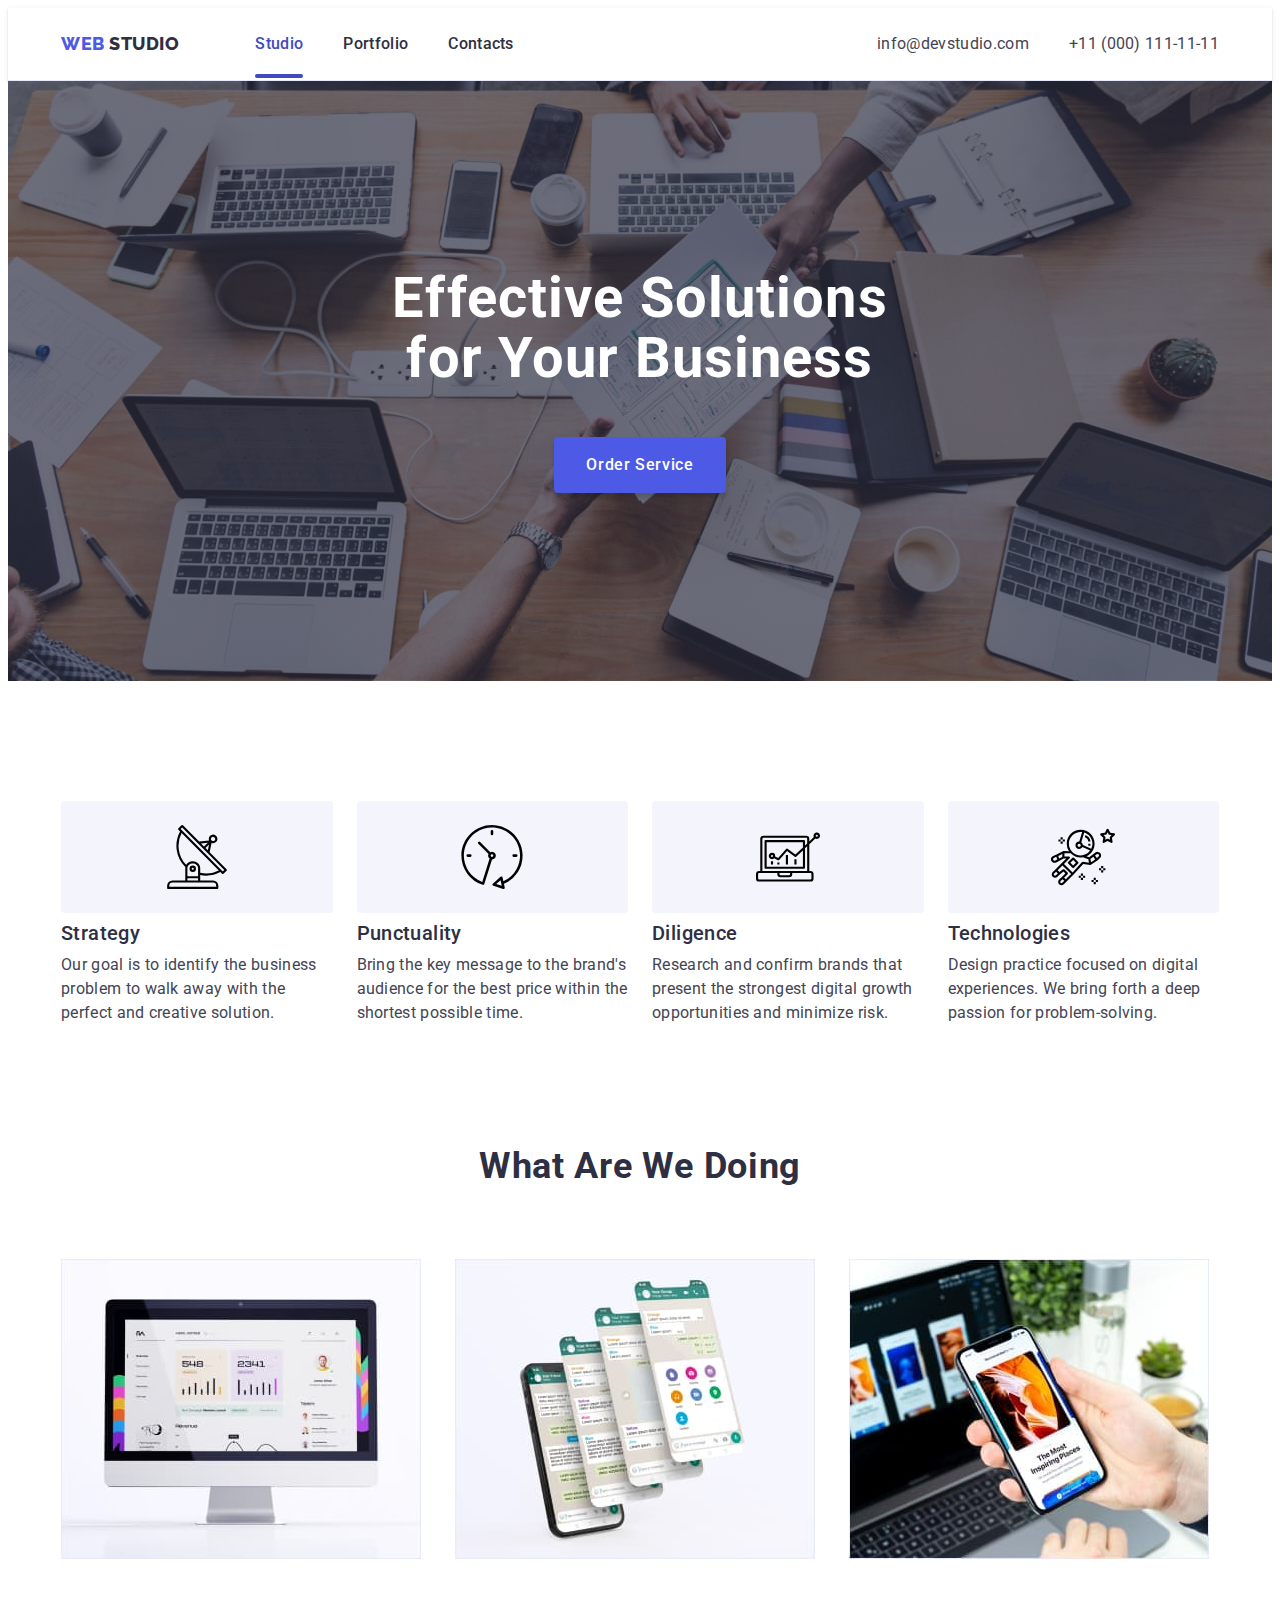
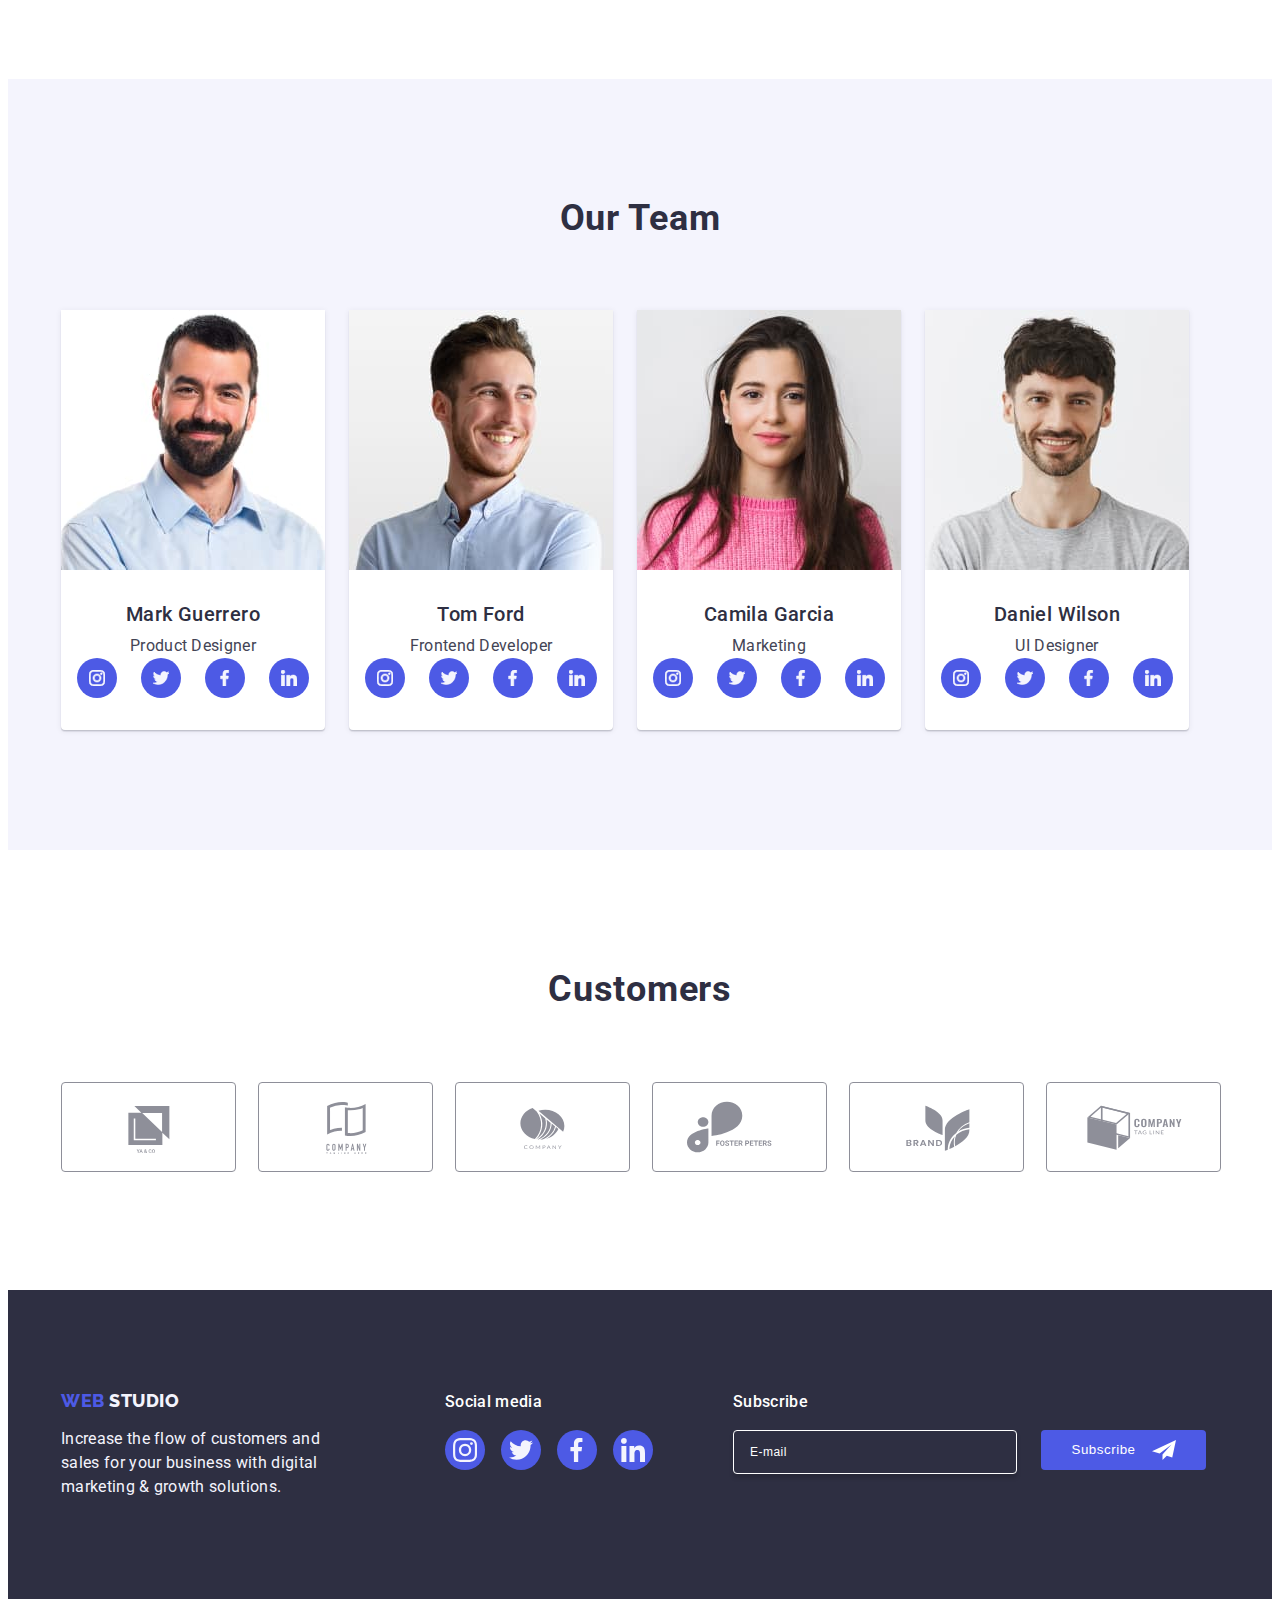
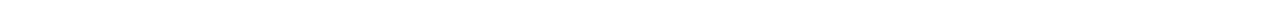
<file: index.html>
<!DOCTYPE html>
<html lang="en">
  <head>
    <meta charset="UTF-8" />
    <meta name="viewport" content="width=device-width, initial-scale=1.0" />
    <link rel="preconnect" href="https://fonts.googleapis.com" />
    <link rel="preconnect" href="https://fonts.gstatic.com" crossorigin />
    <link
      href="https://fonts.googleapis.com/css2?family=Raleway:wght@800&family=Roboto:wght@400;500;700;900&display=swap"
      rel="stylesheet"
    />
    <title>WebStudio</title>
    <link
      rel="stylesheet"
      href="https://cdnjs.cloudflare.com/ajax/libs/modern-normalize/2.0.0/modern-normalize.min.css"
      integrity="sha512-4xo8blKMVCiXpTaLzQSLSw3KFOVPWhm/TRtuPVc4WG6kUgjH6J03IBuG7JZPkcWMxJ5huwaBpOpnwYElP/m6wg=="
      crossorigin="anonymous"
      referrerpolicy="no-referrer"
    />
    <link rel="stylesheet" href="./css/style.css" />
  </head>
  <body>
    <header class="page-header">
      <div class="container header">
        <nav class="page-nav">
          <a class="logo link" href="./index.html"
            >Web <span class="logo-part-header">Studio</span></a
          >
          <ul class="menu list">
            <li class="menu-item">
              <a class="menu-links link first-link" href="./index.html"
                >Studio</a
              >
            </li>
            <li class="menu-item">
              <a class="menu-links link" href="./portfolio.html">Portfolio</a>
            </li>
            <li class="menu-item">
              <a class="menu-links link" href="">Contacts</a>
            </li>
          </ul>
        </nav>
        <address class="contacts">
          <ul class="contact-list list">
            <li>
              <a class="contact-item link" href="mailto:info@devstudio.com"
                >info@devstudio.com</a
              >
            </li>
            <li>
              <a class="contact-item link" href="tel:+110001111111"
                >+11 (000) 111-11-11</a
              >
            </li>
          </ul>
        </address>
      </div>
    </header>

    <main>
      <section class="hero">
        <div class="container">
          <h1 class="text-hero">Effective Solutions for Your Business</h1>
          <button class="button" type="button" data-modal-open>
            Order Service
          </button>
        </div>
      </section>
      <section class="features">
        <div class="container">
          <h2 class="visually-hidden">List</h2>
          <ul class="feature-list list">
            <li class="list-item-feature">
              <div class="feature-icon-container">
                <svg class="feature-icon" width="64" height="64">
                  <use href="./images/icons.svg#icon-antenna"></use>
                </svg>
              </div>
              <h3 class="list-title">Strategy</h3>
              <p class="list-text">
                Our goal is to identify the business problem to walk away with
                the perfect and creative solution.
              </p>
            </li>
            <li class="list-item-feature">
              <div class="feature-icon-container">
                <svg class="feature-icon" width="64" height="64">
                  <use href="./images/icons.svg#icon-clock"></use>
                </svg>
              </div>
              <h3 class="list-title">Punctuality</h3>
              <p class="list-text">
                Bring the key message to the brand's audience for the best price
                within the shortest possible time.
              </p>
            </li>
            <li class="list-item-feature">
              <div class="feature-icon-container">
                <svg class="feature-icon" width="64" height="64">
                  <use href="./images/icons.svg#icon-diagram"></use>
                </svg>
              </div>
              <h3 class="list-title">Diligence</h3>
              <p class="list-text">
                Research and confirm brands that present the strongest digital
                growth opportunities and minimize risk.
              </p>
            </li>
            <li class="list-item-feature">
              <div class="feature-icon-container">
                <svg class="feature-icon" width="64" height="64">
                  <use href="./images/icons.svg#icon-astronaut"></use>
                </svg>
              </div>
              <h3 class="list-title">Technologies</h3>
              <p class="list-text">
                Design practice focused on digital experiences. We bring forth a
                deep passion for problem-solving.
              </p>
            </li>
          </ul>
        </div>
      </section>
      <section class="doing">
        <div class="container">
          <h2 class="title-doing">What are we doing</h2>
          <ul class="list list-doing">
            <li class="list-item-doing">
              <img src="./images/doing/monitor.jpg" alt="monitor" width="360" />
            </li>
            <li class="list-item-doing">
              <img src="./images/doing/screens.jpg" alt="screens" width="360" />
            </li>
            <li class="list-item-doing">
              <img src="./images/doing/mobile.jpg" alt="screens" width="360" />
            </li>
          </ul>
        </div>
      </section>
      <section class="teams">
        <div class="container">
          <h2 class="title-team">Our Team</h2>
          <ul class="list-team list">
            <li class="list-item-team">
              <img
                src="./images/our-team/mark-guerrero.jpg"
                alt="Product Designer"
                width="264"
              />
              <div class="card-content">
                <h3 class="list-title">Mark Guerrero</h3>
                <p class="list-text">Product Designer</p>
                <ul class="social-list">
                  <li class="social-list-item">
                    <a class="social-list-link link" href="#"
                      ><svg class="social-list-icon" width="16" height="16">
                        <use
                          class="social-list-icon"
                          href="./images/icons.svg#icon-instagram"
                        ></use></svg
                    ></a>
                  </li>
                  <li class="social-list-item">
                    <a class="social-list-link link" href=""
                      ><svg class="social-list-icon" width="16" height="16">
                        <use
                          class="social-list-icon"
                          href="./images/icons.svg#icon-twitter"
                        ></use></svg
                    ></a>
                  </li>
                  <li class="social-list-item">
                    <a class="social-list-link link" href=""
                      ><svg class="social-list-icon" width="16" height="16">
                        <use
                          class="social-list-icon"
                          href="./images/icons.svg#icon-facebook"
                        ></use></svg
                    ></a>
                  </li>
                  <li class="social-list-item">
                    <a class="social-list-link link" href=""
                      ><svg class="social-list-icon" width="16" height="16">
                        <use
                          class="social-list-icon"
                          href="./images/icons.svg#icon-linkedin"
                        ></use></svg
                    ></a>
                  </li>
                </ul>
              </div>
            </li>
            <li class="list-item-team">
              <img
                src="./images/our-team/tom-ford.jpg"
                alt="Frontend Developer"
                width="264"
              />
              <div class="card-content">
                <h3 class="list-title">Tom Ford</h3>
                <p class="list-text">Frontend Developer</p>
                <ul class="social-list">
                  <li class="social-list-item">
                    <a class="social-list-link link" href="#"
                      ><svg class="social-list-icon" width="16" height="16">
                        <use
                          class="social-list-icon"
                          href="./images/icons.svg#icon-instagram"
                        ></use></svg
                    ></a>
                  </li>
                  <li class="social-list-item">
                    <a class="social-list-link link" href=""
                      ><svg class="social-list-icon" width="16" height="16">
                        <use
                          class="social-list-icon"
                          href="./images/icons.svg#icon-twitter"
                        ></use></svg
                    ></a>
                  </li>
                  <li class="social-list-item">
                    <a class="social-list-link link" href=""
                      ><svg class="social-list-icon" width="16" height="16">
                        <use
                          class="social-list-icon"
                          href="./images/icons.svg#icon-facebook"
                        ></use></svg
                    ></a>
                  </li>
                  <li class="social-list-item">
                    <a class="social-list-link link" href=""
                      ><svg class="social-list-icon" width="16" height="16">
                        <use
                          class="social-list-icon"
                          href="./images/icons.svg#icon-linkedin"
                        ></use></svg
                    ></a>
                  </li>
                </ul>
              </div>
            </li>
            <li class="list-item-team">
              <img
                src="./images/our-team/camila-garcia.jpg"
                alt="Marketing"
                width="264"
              />
              <div class="card-content">
                <h3 class="list-title">Camila Garcia</h3>
                <p class="list-text">Marketing</p>
                <ul class="social-list">
                  <li class="social-list-item">
                    <a class="social-list-link link" href="#"
                      ><svg class="social-list-icon" width="16" height="16">
                        <use
                          class="social-list-icon"
                          href="./images/icons.svg#icon-instagram"
                        ></use></svg
                    ></a>
                  </li>
                  <li class="social-list-item">
                    <a class="social-list-link link" href=""
                      ><svg class="social-list-icon" width="16" height="16">
                        <use
                          class="social-list-icon"
                          href="./images/icons.svg#icon-twitter"
                        ></use></svg
                    ></a>
                  </li>
                  <li class="social-list-item">
                    <a class="social-list-link link" href=""
                      ><svg class="social-list-icon" width="16" height="16">
                        <use
                          class="social-list-icon"
                          href="./images/icons.svg#icon-facebook"
                        ></use></svg
                    ></a>
                  </li>
                  <li class="social-list-item">
                    <a class="social-list-link link" href=""
                      ><svg class="social-list-icon" width="16" height="16">
                        <use
                          class="social-list-icon"
                          href="./images/icons.svg#icon-linkedin"
                        ></use></svg
                    ></a>
                  </li>
                </ul>
              </div>
            </li>
            <li class="list-item-team">
              <img
                src="./images/our-team/daniel-wilson.jpg"
                alt="UI Designer"
                width="264"
              />
              <div class="card-content">
                <h3 class="list-title">Daniel Wilson</h3>
                <p class="list-text">UI Designer</p>
                <ul class="social-list">
                  <li class="social-list-item">
                    <a class="social-list-link link" href="#"
                      ><svg class="social-list-icon" width="16" height="16">
                        <use
                          class="social-list-icon"
                          href="./images/icons.svg#icon-instagram"
                        ></use></svg
                    ></a>
                  </li>
                  <li class="social-list-item">
                    <a class="social-list-link link" href=""
                      ><svg class="social-list-icon" width="16" height="16">
                        <use
                          class="social-list-icon"
                          href="./images/icons.svg#icon-twitter"
                        ></use></svg
                    ></a>
                  </li>
                  <li class="social-list-item">
                    <a class="social-list-link link" href=""
                      ><svg class="social-list-icon" width="16" height="16">
                        <use
                          class="social-list-icon"
                          href="./images/icons.svg#icon-facebook"
                        ></use></svg
                    ></a>
                  </li>
                  <li class="social-list-item">
                    <a class="social-list-link link" href=""
                      ><svg class="social-list-icon" width="16" height="16">
                        <use
                          class="social-list-icon"
                          href="./images/icons.svg#icon-linkedin"
                        ></use></svg
                    ></a>
                  </li>
                </ul>
              </div>
            </li>
          </ul>
        </div>
      </section>
      <section class="customer">
        <div class="container">
          <h2 class="customer-title">Customers</h2>
          <ul class="customer-list list">
            <li class="customer-list-item">
              <a class="customer-link link" href=""
                ><svg class="customer-icon" width="104" height="56">
                  <use href="./images/icons.svg#icon-yaco"></use></svg
              ></a>
            </li>
            <li class="customer-list-item">
              <a class="customer-link link" href=""
                ><svg class="customer-icon" width="104" height="56">
                  <use href="./images/icons.svg#icon-taglinehere"></use></svg
              ></a>
            </li>
            <li class="customer-list-item">
              <a class="customer-link link" href=""
                ><svg class="customer-icon" width="104" height="56">
                  <use href="./images/icons.svg#icon-company"></use></svg
              ></a>
            </li>
            <li class="customer-list-item">
              <a class="customer-link link" href=""
                ><svg class="customer-icon" width="104" height="56">
                  <use href="./images/icons.svg#icon-fosterpeters"></use></svg
              ></a>
            </li>
            <li class="customer-list-item">
              <a class="customer-link link" href=""
                ><svg class="customer-icon" width="104" height="56">
                  <use href="./images/icons.svg#icon-brand"></use></svg
              ></a>
            </li>
            <li class="customer-list-item">
              <a class="customer-link link" href=""
                ><svg class="customer-icon" width="104" height="56">
                  <use href="./images/icons.svg#icon-tagline"></use></svg
              ></a>
            </li>
          </ul>
        </div>
      </section>
    </main>
    <footer class="footer">
      <div class="container">
        <div class="container-logo-footer">
          <a class="logo-footer link" href="./index.html"
            >Web <span class="logo-part-footer">Studio</span></a
          >
          <p class="footer-text">
            Increase the flow of customers and sales for your business with
            digital marketing & growth solutions.
          </p>
        </div>
        <div class="container-social">
          <p class="social-title">Social media</p>
          <ul class="footer-social-list list">
            <li class="footer-social-item">
              <a class="footer-social-link link" href=""
                ><svg class="footer-social-icon" width="24" height="24">
                  <use href="./images/icons.svg#icon-instagram"></use></svg
              ></a>
            </li>
            <li class="footer-social-item">
              <a class="footer-social-link link" href=""
                ><svg class="footer-social-icon" width="24" height="24">
                  <use href="./images/icons.svg#icon-twitter"></use></svg
              ></a>
            </li>
            <li class="footer-social-item">
              <a class="footer-social-link link" href=""
                ><svg class="footer-social-icon" width="24" height="24">
                  <use href="./images/icons.svg#icon-facebook"></use></svg
              ></a>
            </li>
            <li class="footer-social-item">
              <a class="footer-social-link link" href=""
                ><svg class="footer-social-icon" width="24" height="24">
                  <use href="./images/icons.svg#icon-linkedin"></use></svg
              ></a>
            </li>
          </ul>
        </div>
        <div class="subscribe-container">
          <p class="subscribe-title">Subscribe</p>
          <form class="subscribe-form">
            <label class="subscribe-label" for="subscribe">
              <input
                class="subscribe-input"
                name="subscribe"
                id="subscribe"
                type="email"
                placeholder="E-mail"
              />
            </label>
            <button class="subscribe-button" type="submit">
              Subscribe
              <svg class="subscribe-btn-icon" width="24" height="24">
                <use href="./images/icons.svg#icon-subscribe"></use>
              </svg>
            </button>
          </form>
        </div>
      </div>
    </footer>

    <div class="backdrop is-hidden" data-modal>
      <div class="modal">
        <button type="button" class="modal-btn" data-modal-close>
          <svg class="modal-btn-icon" width="8" height="8">
            <use href="./images/icons.svg#icon-close"></use>
          </svg>
        </button>
        <p class="modal-title">Leave your contacts and we will call you back</p>
        <form class="modal-form">
          <div class="modal-form-cont">
            <label class="modal-label" for="user-name">Name </label>
            <div class="input-container">
              <input
                class="input"
                type="text"
                name="user-name"
                id="user-name"
                placeholder="Name"
              />
              <svg class="input-icon" width="18" height="24">
                <use href="./images/icons.svg#icon-user"></use>
              </svg>
            </div>
          </div>
          <div class="modal-form-cont">
            <label class="modal-label" for="phone">Phone </label>
            <div class="input-container">
              <input
                class="input"
                type="text"
                name="phone"
                id="phone"
                placeholder="Phone"
              />
              <svg class="input-icon" width="18" height="24">
                <use href="./images/icons.svg#icon-phone"></use>
              </svg>
            </div>
          </div>
          <div class="modal-form-cont">
            <label class="modal-label" for="email">Email</label>
            <div class="input-container">
              <input
                class="input"
                type="text"
                name="email"
                id="email"
                placeholder="Email"
              />
              <svg class="input-icon" width="18" height="24">
                <use href="./images/icons.svg#icon-email"></use>
              </svg>
            </div>
          </div>
          <div class="tarea-cont">
            <label class="modal-label" for="user-comment">Comment</label>
            <textarea
              class="modal-tarea"
              name="user-comment"
              id="user-comment"
              placeholder="Text input"
            ></textarea>
          </div>
          <div class="checkbox-cont">
            <input
              class="checkbox visually-hidden"
              type="checkbox"
              id="user-privacy"
              name="user-privacy"
              value="true"
            />
            <label class="modal-label" for="user-privacy">
              <span class="label-span"
                ><svg class="checkbox-icon" width="10" height="8">
                  <use href="./images/icons.svg#icon-heckbox"></use></svg></span
              >I accept the terms and conditions of the
              <a class="privacy-policy" href="">Privacy Policy</a>
            </label>
          </div>
          <button type="submit" class="submit">Send</button>
        </form>
      </div>
    </div>

    <script src="./js/modal.js"></script>
  </body>
</html>
</file>
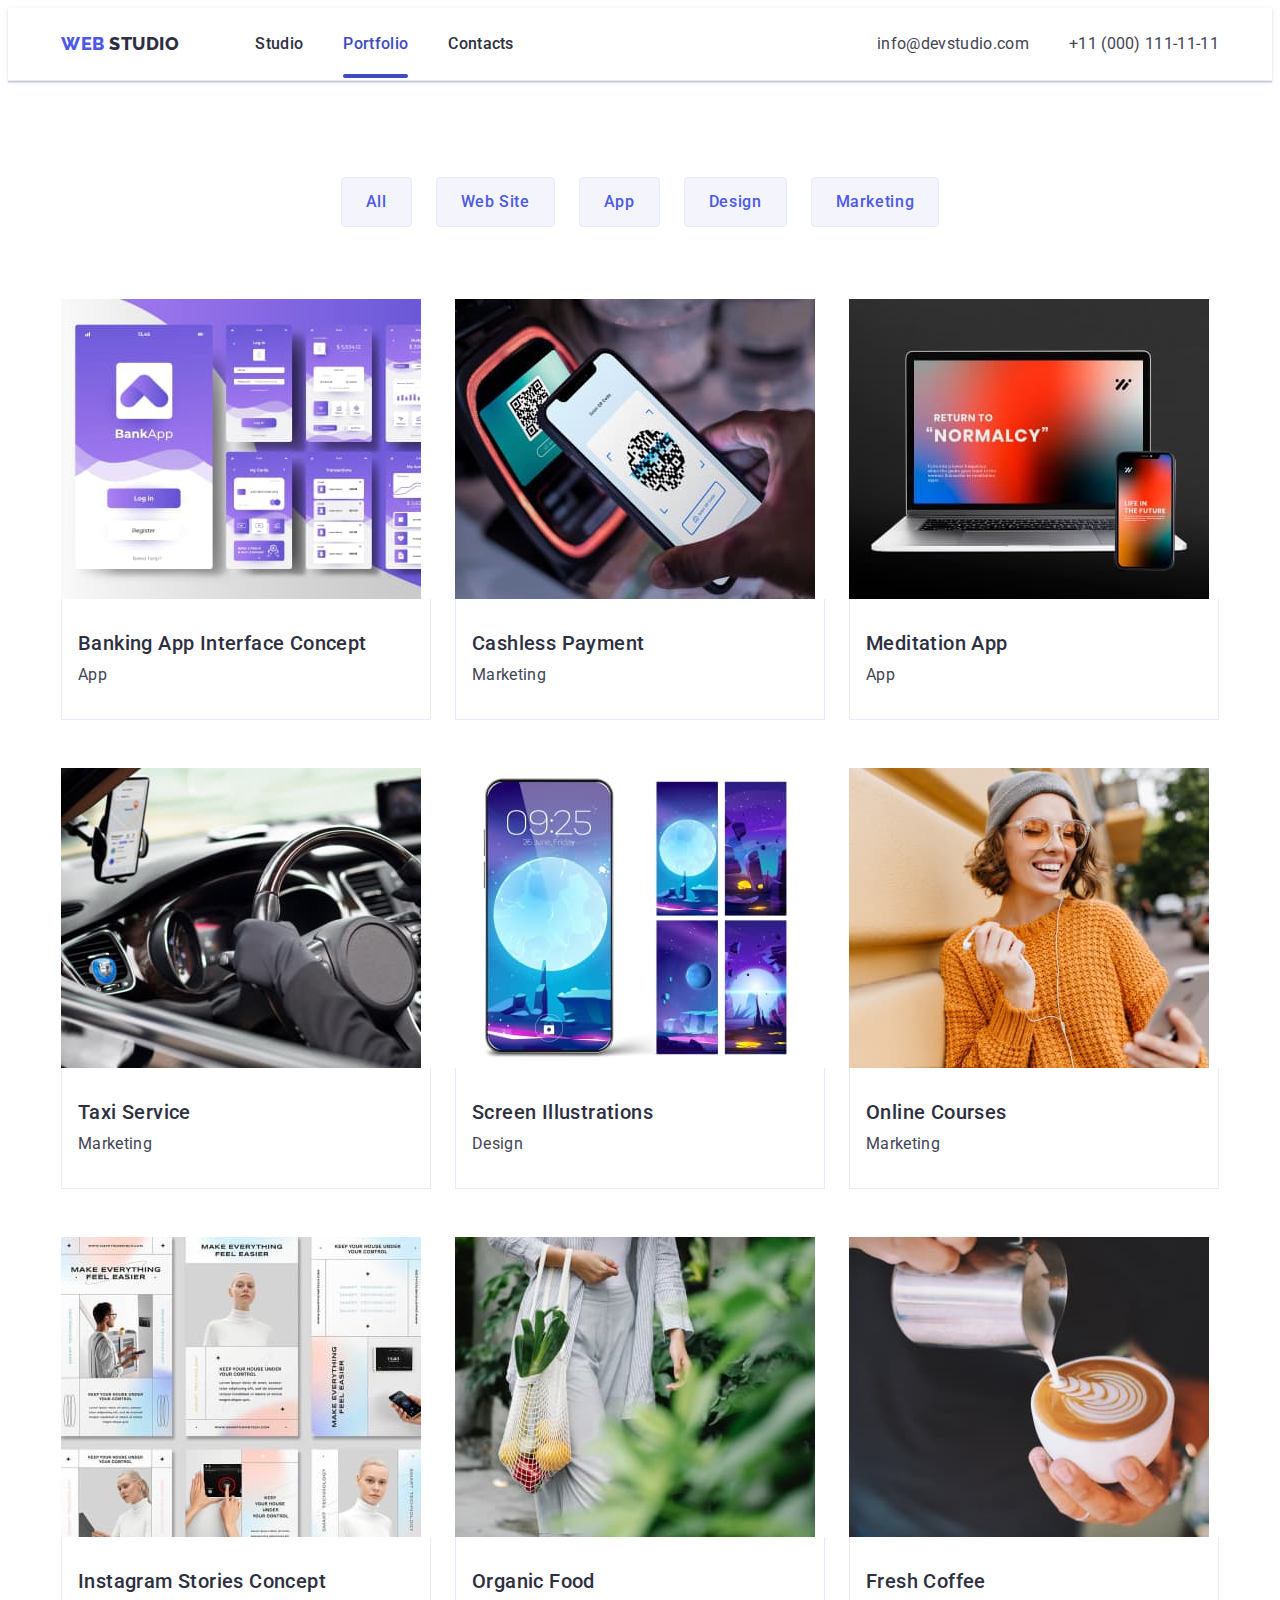
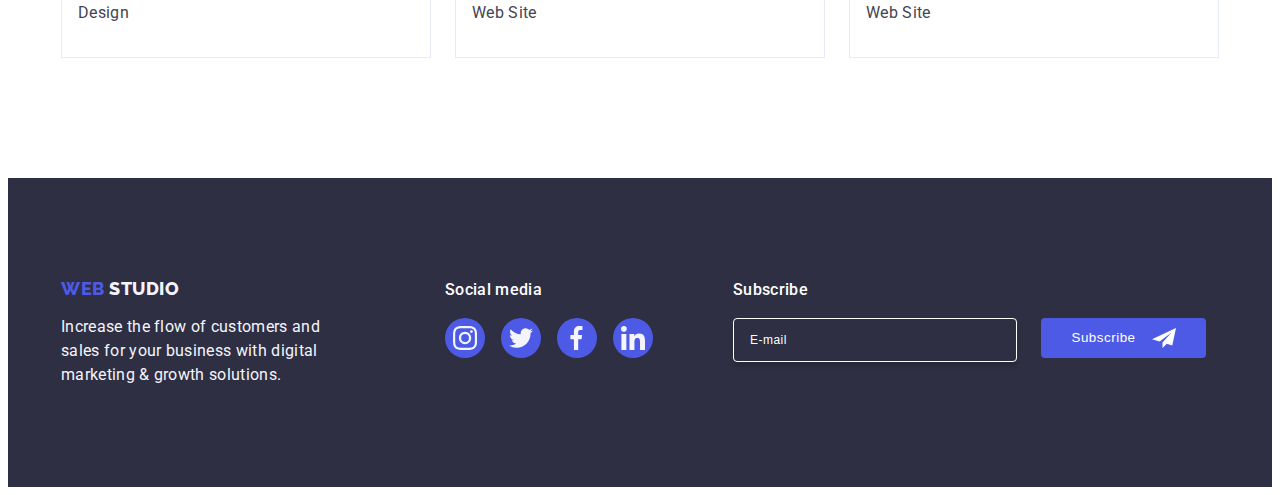
<file: portfolio.html>
<!DOCTYPE html>
<html lang="en">
  <head>
    <meta charset="UTF-8" />
    <meta name="viewport" content="width=device-width, initial-scale=1.0" />
    <link rel="preconnect" href="https://fonts.googleapis.com" />
    <link rel="preconnect" href="https://fonts.gstatic.com" crossorigin />
    <link
      href="https://fonts.googleapis.com/css2?family=Raleway:wght@800&family=Roboto:wght@400;500;700;900&display=swap"
      rel="stylesheet"
    />
    <title>Portfolio</title>
    <link
      rel="stylesheet"
      href="https://cdnjs.cloudflare.com/ajax/libs/modern-normalize/2.0.0/modern-normalize.min.css"
      integrity="sha512-4xo8blKMVCiXpTaLzQSLSw3KFOVPWhm/TRtuPVc4WG6kUgjH6J03IBuG7JZPkcWMxJ5huwaBpOpnwYElP/m6wg=="
      crossorigin="anonymous"
      referrerpolicy="no-referrer"
    />
    <link rel="stylesheet" href="./css/style.css" />
  </head>
  <body>
    <header class="page-header">
      <div class="container header">
        <nav class="page-nav">
          <a class="logo link" href="./index.html"
            >Web <span class="logo-part-header">Studio</span></a
          >
          <ul class="menu list">
            <li class="menu-item-portfolio">
              <a class="menu-links link" href="./index.html">Studio</a>
            </li>
            <li class="menu-item-portfolio">
              <a class="menu-links link first-link" href="./portfolio.html"
                >Portfolio</a
              >
            </li>
            <li class="menu-item-portfolio">
              <a class="menu-links link" href="">Contacts</a>
            </li>
          </ul>
        </nav>
        <address class="contacts">
          <ul class="contact-list list">
            <li>
              <a class="contact-item link" href="mailto:info@devstudio.com"
                >info@devstudio.com</a
              >
            </li>
            <li>
              <a class="contact-item link" href="tel:+110001111111"
                >+11 (000) 111-11-11</a
              >
            </li>
          </ul>
        </address>
      </div>
    </header>
    <main>
      <section class="portfolio">
        <div class="container">
          <h1 class="visually-hidden">Portfolio</h1>
          <ul class="list filter-list">
            <li><button class="button-filter" type="button">All</button></li>
            <li>
              <button class="button-filter" type="button">Web Site</button>
            </li>
            <li><button class="button-filter" type="button">App</button></li>
            <li><button class="button-filter" type="button">Design</button></li>
            <li>
              <button class="button-filter" type="button">Marketing</button>
            </li>
          </ul>
          <ul class="portfolio-list list">
            <li class="portfolio-list-item">
              <a class="portfolio-list-link link" href="">
                <div class="portfolio-img">
                  <img
                    src="./images/portfolio/Project/banking.jpg"
                    alt="Banking App"
                    width="360"
                  />
                  <p class="overlay">
                    14 Stylish and User-Friendly App Design Concepts · Task
                    Manager App · Calorie Tracker App · Exotic Fruit Ecommerce
                    App · Cloud Storage App
                  </p>
                </div>
                <div class="portfolio-item-text">
                  <h2 class="list-title">Banking App Interface Concept</h2>
                  <p class="portfolio-list-text list-text">App</p>
                </div>
              </a>
            </li>
            <li class="portfolio-list-item">
              <a class="portfolio-list-link link" href="">
                <div class="portfolio-img">
                  <img
                    src="./images/portfolio/Project/cashless.jpg"
                    alt="cashless Payment"
                    width="360"
                  />
                  <p class="overlay">
                    14 Stylish and User-Friendly App Design Concepts · Task
                    Manager App · Calorie Tracker App · Exotic Fruit Ecommerce
                    App · Cloud Storage App
                  </p>
                </div>
                <div class="portfolio-item-text">
                  <h2 class="list-title">Cashless Payment</h2>
                  <p class="portfolio-list-text list-text">Marketing</p>
                </div>
              </a>
            </li>
            <li class="portfolio-list-item">
              <a class="portfolio-list-link link" href="">
                <div class="portfolio-img">
                  <img
                    src="./images/portfolio/Project/meditation.jpg"
                    alt="Meditation App"
                    width="360"
                  />
                  <p class="overlay">
                    14 Stylish and User-Friendly App Design Concepts · Task
                    Manager App · Calorie Tracker App · Exotic Fruit Ecommerce
                    App · Cloud Storage App
                  </p>
                </div>
                <div class="portfolio-item-text">
                  <h2 class="list-title">Meditation App</h2>
                  <p class="portfolio-list-text list-text">App</p>
                </div>
              </a>
            </li>
            <li class="portfolio-list-item">
              <a class="portfolio-list-link link" href="">
                <div class="portfolio-img">
                  <img
                    src="./images/portfolio/Project/taxi.jpg"
                    alt="Taxi Service"
                    width="360"
                  />
                  <p class="overlay">
                    14 Stylish and User-Friendly App Design Concepts · Task
                    Manager App · Calorie Tracker App · Exotic Fruit Ecommerce
                    App · Cloud Storage App
                  </p>
                </div>
                <div class="portfolio-item-text">
                  <h2 class="list-title">Taxi Service</h2>
                  <p class="portfolio-list-text list-text">Marketing</p>
                </div>
              </a>
            </li>
            <li class="portfolio-list-item">
              <a class="portfolio-list-link link" href="">
                <div class="portfolio-img">
                  <img
                    src="./images/portfolio/Project/screen.jpg"
                    alt="Screen Illustrations"
                    width="360"
                  />
                  <p class="overlay">
                    14 Stylish and User-Friendly App Design Concepts · Task
                    Manager App · Calorie Tracker App · Exotic Fruit Ecommerce
                    App · Cloud Storage App
                  </p>
                </div>
                <div class="portfolio-item-text">
                  <h2 class="list-title">Screen Illustrations</h2>
                  <p class="portfolio-list-text list-text">Design</p>
                </div>
              </a>
            </li>
            <li class="portfolio-list-item">
              <a class="portfolio-list-link link" href="">
                <div class="portfolio-img">
                  <img
                    src="./images/portfolio/Project/courses.jpg"
                    alt="Online Courses"
                    width="360"
                  />
                  <p class="overlay">
                    14 Stylish and User-Friendly App Design Concepts · Task
                    Manager App · Calorie Tracker App · Exotic Fruit Ecommerce
                    App · Cloud Storage App
                  </p>
                </div>
                <div class="portfolio-item-text">
                  <h2 class="list-title">Online Courses</h2>
                  <p class="portfolio-list-text list-text">Marketing</p>
                </div>
              </a>
            </li>
            <li class="portfolio-list-item">
              <a class="portfolio-list-link link" href="">
                <div class="portfolio-img">
                  <img
                    src="./images/portfolio/Project/stories.jpg"
                    alt="Instagram Stories Concept"
                    width="360"
                  />
                  <p class="overlay">
                    14 Stylish and User-Friendly App Design Concepts · Task
                    Manager App · Calorie Tracker App · Exotic Fruit Ecommerce
                    App · Cloud Storage App
                  </p>
                </div>
                <div class="portfolio-item-text">
                  <h2 class="list-title">Instagram Stories Concept</h2>
                  <p class="portfolio-list-text list-text">Design</p>
                </div>
              </a>
            </li>
            <li class="portfolio-list-item">
              <a class="portfolio-list-link link" href="">
                <div class="portfolio-img">
                  <img
                    src="./images/portfolio/Project/food.jpg"
                    alt="Organic Food"
                    width="360"
                  />
                  <p class="overlay">
                    14 Stylish and User-Friendly App Design Concepts · Task
                    Manager App · Calorie Tracker App · Exotic Fruit Ecommerce
                    App · Cloud Storage App
                  </p>
                </div>
                <div class="portfolio-item-text">
                  <h2 class="list-title">Organic Food</h2>
                  <p class="portfolio-list-text list-text">Web Site</p>
                </div>
              </a>
            </li>
            <li class="portfolio-list-item">
              <a class="portfolio-list-link link" href="">
                <div class="portfolio-img">
                  <img
                    src="./images/portfolio/Project/coffee.jpg"
                    alt="Fresh Coffee"
                    width="360"
                  />
                  <p class="overlay">
                    14 Stylish and User-Friendly App Design Concepts · Task
                    Manager App · Calorie Tracker App · Exotic Fruit Ecommerce
                    App · Cloud Storage App
                  </p>
                </div>
                <div class="portfolio-item-text">
                  <h2 class="list-title">Fresh Coffee</h2>
                  <p class="portfolio-list-text list-text">Web Site</p>
                </div>
              </a>
            </li>
          </ul>
        </div>
      </section>
    </main>
    <footer class="footer">
      <div class="container">
        <div class="container-logo-footer">
          <a class="logo-footer link" href="./index.html"
            >Web <span class="logo-part-footer">Studio</span></a
          >
          <p class="footer-text">
            Increase the flow of customers and sales for your business with
            digital marketing & growth solutions.
          </p>
        </div>
        <div class="container-social">
          <p class="social-title">Social media</p>
          <ul class="footer-social-list list">
            <li class="footer-social-item">
              <a class="footer-social-link link" href=""
                ><svg class="footer-social-icon" width="24" height="24">
                  <use href="./images/icons.svg#icon-instagram"></use></svg
              ></a>
            </li>
            <li class="footer-social-item">
              <a class="footer-social-link link" href=""
                ><svg class="footer-social-icon" width="24" height="24">
                  <use href="./images/icons.svg#icon-twitter"></use></svg
              ></a>
            </li>
            <li class="footer-social-item">
              <a class="footer-social-link link" href=""
                ><svg class="footer-social-icon" width="24" height="24">
                  <use href="./images/icons.svg#icon-facebook"></use></svg
              ></a>
            </li>
            <li class="footer-social-item">
              <a class="footer-social-link link" href=""
                ><svg class="footer-social-icon" width="24" height="24">
                  <use href="./images/icons.svg#icon-linkedin"></use></svg
              ></a>
            </li>
          </ul>
        </div>
        <div class="subscribe-container">
          <p class="subscribe-title">Subscribe</p>
          <form class="subscribe-form">
            <label class="subscribe-label" for="subscribe">
              <input
                class="subscribe-input"
                name="subscribe"
                id="subscribe"
                type="email"
                placeholder="E-mail"
              />
            </label>
            <button class="subscribe-button" type="submit">
              Subscribe
              <svg class="subscribe-btn-icon" width="24" height="24">
                <use href="./images/icons.svg#icon-subscribe"></use>
              </svg>
            </button>
          </form>
        </div>
      </div>
    </footer>
  </body>
</html>
</file>
<file: css/style.css>
:root {
  --background-color: #ffffff;
  --logo-color: #4d5ae5;
  --logo-color-header: #2e2f42;
  --logo-color-footer: #f4f4fd;
  --contacts-color: #434455;
  --text-color: #2e2f42;
  --bg-color-section: #2e2f42;
  --light-color: #e7e9fc;
  --icon-color: #8e8f99;
  --checkbox-color: #404bbf;
}

body {
  font-family: "Roboto", sans-serif;
  color: #434455;
  background-color: var(--background-color);
}
h1,
h2,
h3,
h4,
p {
  margin: 0;
  padding: 0;
}
img {
  display: block;
}

.list,
ul,
ol {
  list-style: none;
  /* display: flex; */
  margin: 0;
  padding: 0;
}
.link {
  text-decoration: none;
  font-style: normal;
}
.container {
  width: 1158px;
  margin: 0 auto;
  padding: 0 15px;
  align-items: center;
}

.visually-hidden {
  position: absolute;
  width: 1px;
  height: 1px;
  margin: -1px;
  border: 0;
  padding: 0;
  white-space: nowrap;
  clip-path: inset(100%);
  clip: rect(0 0 0 0);
  overflow: hidden;
}
/* ==============HEADER========= */
.page-header {
  box-shadow: 0px 1px 6px 0px rgba(46, 47, 66, 0.08),
    0px 1px 1px 0px rgba(46, 47, 66, 0.16),
    0px 2px 1px 0px rgba(46, 47, 66, 0.08);
}
.container.header {
  display: flex;
  justify-content: space-between;
}
.page-nav {
  display: flex;
  align-items: center;
}
.page-header {
  border-bottom: 1px solid #e7e9fc;
}

.logo {
  font-family: "Raleway", sans-serif;
  font-weight: 800;
  font-size: 18px;
  line-height: 1.17;
  text-transform: uppercase;
  color: var(--logo-color);
  letter-spacing: 0.03em;
  margin-right: 76px;
}
.logo-part-header {
  color: var(--logo-color-header);
}
.menu.list {
  display: flex;
  gap: 40px;
}

.menu-item:first-child {
  color: #404bbf;
}

.menu-item {
  padding: 24px 0;
  color: var(--text-color);
}
.menu-links {
  font-family: Roboto;
  font-size: 16px;
  font-weight: 500;
  line-height: 1.5; /* 150% */
  letter-spacing: 0.02em;
  padding: 24px 0;
  color: inherit;
  transition: color 250ms cubic-bezier(0.4, 0, 0.2, 1);
}

.first-link {
  color: #404bbf;
  position: relative;
}
.first-link::after {
  content: "";
  display: block;
  position: absolute;
  left: 0;
  bottom: -1px;
  width: 100%;
  height: 4px;
  border-radius: 2px;
  background: var(--OCEAN, #404bbf);
}

.link:hover,
.link:focus {
  color: #404bbf;
}
.contacts {
}
.contact-item {
  font-family: Roboto;
  font-size: 16px;
  font-weight: 400;
  line-height: 1.5; /* 150% */
  letter-spacing: 0.02em;
  color: var(--contacts-color);
  transition: color 250ms cubic-bezier(0.4, 0, 0.2, 1);
}
.contact-list {
  display: flex;
  gap: 40px;
}
/* ==================HERO PAGE======================= */

.hero .container {
  /* flex-direction: column; */
}
.hero {
  max-width: 1440px;
  background-image: linear-gradient(
      rgba(46, 47, 66, 0.7),
      rgba(46, 47, 66, 0.7)
    ),
    url(../images/bg-images.jpg);
  background-repeat: no-repeat;
  background-size: cover;
  background-position: center;
  background-color: var(--bg-color-section);

  padding: 188px 0;
  margin: 0 auto;
}

.text-hero {
  margin: 0 auto;
  text-align: center;
  color: #ffffff;
  font-family: Roboto;
  font-size: 56px;
  font-weight: 700;
  line-height: 1.07; /* 107.143% */
  letter-spacing: 0.02em;
  max-width: 496px;
}
.button {
  display: block;
  color: #ffffff;
  font-family: "Roboto", sans-serif;
  font-size: 16px;
  font-weight: 500;
  line-height: 1.5; /* 150% */
  letter-spacing: 0.04em;
  background-color: #4d5ae5;
  cursor: pointer;
  min-width: 169px;
  height: 56px;
  padding: 16px 32px;
  margin: 48px auto 0;
  border: none;
  border-radius: 4px;
  box-shadow: 0px 4px 4px 0px rgba(0, 0, 0, 0.15);
  transition: background-color 250ms cubic-bezier(0.4, 0, 0.2, 1);
}
.button:hover,
.button:focus {
  background-color: #404bbf;
}
/* ================FEATURES============== */
.features {
  padding: 120px 0;
}

.feature-list {
  display: flex;
  gap: 24px;
}

.feature-list.list {
  gap: 24px;
}
.list-item-feature {
  width: calc((100% - 72px) / 4);
}
.feature-icon-container {
  display: flex;
  align-items: center;
  justify-content: center;
  margin-bottom: 8px;
  border-radius: 4px;
  background-color: var(--logo-color-footer);
  height: 112px;
}
.list-title {
  font-family: Roboto;
  font-size: 20px;
  font-weight: 500;
  line-height: 1.2; /* 120% */
  letter-spacing: 0.02em;
  color: var(--text-color);
  margin-bottom: 8px;
}
.list-text {
  font-family: Roboto;
  font-size: 16px;
  font-weight: 400;
  line-height: 1.5; /* 150% */
  letter-spacing: 0.02em;
  color: var(--contacts-color);
}
/* =====================DOING=================== */
.doing {
  padding-bottom: 120px;
}
.doing .container {
  flex-direction: column;
}
.title-doing {
  margin-bottom: 72px;
  color: var(--text-color);
  text-align: center;
  font-size: 36px;
  font-weight: 700;
  line-height: 1, 1; /* 111.111% */
  letter-spacing: 0.02em;
  text-transform: capitalize;
}
.list-doing {
  display: flex;
  gap: 24px;
}
.list-item-doing {
  width: calc((100% - 48px) / 3);
}

.title {
  font-size: 36px;
  text-align: center;
  font-weight: 700;
  line-height: 1.11; /* 111.111% */
  letter-spacing: 0.02em;
  text-transform: capitalize;
  color: var(--text-color);
}

/* ==================TEAM============= */
.teams {
  background-color: #f4f4fd;
  padding: 120px 0;
}
.teams .container {
  flex-direction: column;
}
.title-team {
  margin-bottom: 72px;
  color: var(--text-color);
  text-align: center;
  font-size: 36px;
  font-weight: 700;
  line-height: 1.1; /* 111.111% */
  letter-spacing: 0.02em;
  text-transform: capitalize;
}
.list-team .list-item {
  background-color: #ffffff;
}

.list-team {
  display: flex;
  gap: 24px;
}
.list-item-team {
  width: calc((100%-72px) / 4);
  border-radius: 0 0 4px 4px;
  background: var(--WHITE, #fff);
  box-shadow: 0px 2px 1px 0px rgba(46, 47, 66, 0.08),
    0px 1px 1px 0px rgba(46, 47, 66, 0.16),
    0px 1px 6px 0px rgba(46, 47, 66, 0.08);
}
.card-content {
  padding: 32px 0;
}
.teams .list-title {
  text-align: center;
  margin-bottom: 8px;
}
.teams .list-text {
  text-align: center;
}
.social-list {
  display: flex;
  justify-content: center;
  align-items: center;
  gap: 24px;
}

.social-list-item {
  width: 40px;
  height: 40px;
}

.social-list-link {
  display: flex;
  justify-content: center;
  align-items: center;
  border-radius: 50%;
  width: 100%;
  height: 100%;
  background-color: var(--logo-color);
  transition: background-color 250ms cubic-bezier(0.4, 0, 0.2, 1);
}

.social-list-link:hover,
.social-list-link:focus {
  background-color: #404bbf;
}
.social-list-icon {
  fill: var(--logo-color-footer);
  stroke: var(--background-color);
}
/* ===================CUSTOMER================= */
.customer {
  padding: 120px 0;
}
.customer-title {
  text-align: center;
  color: var(--bg-color-section);
  font-size: 36px;
  line-height: 1.11;
  letter-spacing: 0.02em;
  margin-bottom: 72px;
}
.customer-list {
  display: flex;
  gap: 24px;
}
.customer-list-item {
  width: calc((100% - 120px) / 6);
  height: 88px;
}
.customer-link {
  display: flex;
  justify-content: center;
  align-items: center;
  width: 100%;
  height: 100%;
  border-radius: 4px;
  border: 1px solid #8e8f99;
  color: var(--icon-color);
  transition: border-color 250ms cubic-bezier(0.4, 0, 0.2, 1),
    color 250ms cubic-bezier(0.4, 0, 0.2, 1);
}

.customer-link:hover,
.customer-link:focus {
  color: #404bbf;
  border-color: #404bbf;
}
.customer-icon {
  fill: currentColor;
}

/* ===================PORTFOLIO================= */
.portfolio {
  padding: 96px 0 120px 0;
}
.portfolio .container {
  flex-direction: column;
}
.filter-list {
  display: flex;
  gap: 24px;
  justify-content: center;
  margin-bottom: 72px;
}
.button-filter {
  font-family: "Roboto", sans-serif;
  font-size: 16px;
  font-weight: 500;
  line-height: 1.5; /* 150% */
  letter-spacing: 0.04em;
  background-color: #f4f4fd;
  cursor: pointer;
  color: var(--logo-color);
  padding: 12px 24px;
  border: 1px solid var(--light-color);
  border-radius: 4px;
  transition: color 250ms cubic-bezier(0.4, 0, 0.2, 1),
    background-color 250ms cubic-bezier(0.4, 0, 0.2, 1),
    border-color 250ms cubic-bezier(0.4, 0, 0.2, 1),
    box-shadow 250ms cubic-bezier(0.4, 0, 0.2, 1);
}
.button-filter:hover,
.button-filter:focus {
  background-color: #404bbf;
  color: #ffffff;
  border: 1px solid transparent;
  box-shadow: 0px 3px 1px rgba(0, 0, 0, 0.1), 0px 2px 1px rgba(0, 0, 0, 0.08),
    0px 2px 2px rgba(0, 0, 0, 0.12);
}

.portfolio-list {
  display: flex;
  gap: 24px;
  row-gap: 48px;
  flex-wrap: wrap;
}
.portfolio-list-item {
  width: calc((100% - 48px) / 3);
}

.portfolio-list-link {
  display: block;
  transition: box-shadow 250ms cubic-bezier(0.4, 0, 0.2, 1);
}
.portfolio-list-link:hover,
.portfolio-list-link:focus {
  box-shadow: 0px 1px 6px rgba(46, 47, 66, 0.08),
    0px 1px 1px rgba(46, 47, 66, 0.16), 0px 2px 1px rgba(46, 47, 66, 0.08);
}
.portfolio-item-text {
  padding: 32px 16px;
  border: 1px solid #e7e9fc;
  border-top: none;
}

.portfolio-img {
  position: relative;
  overflow: hidden;
}
.overlay {
  position: absolute;
  top: 0;
  left: 0;
  transform: translateY(100%);
  width: 100%;
  height: 100%;
  padding: 40px 32px;
  background-color: #4d5ae5;
  transition: transform 250ms cubic-bezier(0.4, 0, 0.2, 1);
  line-height: 1.5; /* 150% */
  letter-spacing: 0.02em;
  color: var(--logo-color-footer);
}

.portfolio-list-link:hover .overlay,
.portfolio-list-link:focus .overlay {
  transform: translateY(0);
}

/* ==============FOOTER====================== */
.footer {
  background-color: var(--bg-color-section);
  padding: 100px 0;
}
.footer .container {
  display: flex;
  align-items: baseline;
}
.container-logo-footer {
  margin-right: 120px;
}
.logo-footer {
  display: inline-block;
  margin-bottom: 16px;
  font-family: "Raleway", sans-serif;
  font-weight: 800;
  font-size: 18px;
  line-height: 1.17;
  text-transform: uppercase;
  color: var(--logo-color);
  letter-spacing: 0.03em;
}
.logo-part-footer {
  color: var(--logo-color-footer);
}
.footer-text {
  font-weight: 400;
  line-height: 1.5; /* 150% */
  letter-spacing: 0.02em;
  color: var(--logo-color-footer);
  max-width: 264px;
  margin-left: 0;
}

.container-social {
  margin-right: 80px;
}
.social-title {
  font-size: 16px;
  font-weight: 500;
  line-height: 1.5; /* 150% */
  letter-spacing: 0.02em;
  color: var(--background-color);
  margin-bottom: 16px;
}

.footer-social-list {
  display: flex;
  gap: 16px;
}
.footer-social-item {
  width: 40px;
  height: 40px;
}
.footer-social-link {
  display: flex;
  justify-content: center;
  align-items: center;
  width: 100%;
  height: 100%;
  background-color: #4d5ae5;
  border-radius: 50%;
  transition: background-color 250ms cubic-bezier(0.4, 0, 0.2, 1);
}

.footer-social-link:hover,
.footer-social-link:focus {
  background-color: #31d0aa;
}
.footer-social-icon {
  fill: var(--logo-color-footer);
}

.menu-item-portfolio {
  padding: 24px 0;
  color: var(--text-color);
}

.subscribe-title {
  font-weight: 500;
  line-height: 1.5; /* 150% */
  letter-spacing: 0.02em;
  color: #ffffff;
  margin-bottom: 16px;
}
.subscribe-form {
  display: flex;
  gap: 24px;
}
.subscribe-input {
  width: 264px;
  height: 40px;
  border: 1px solid #ffffff;
  border-radius: 4px;
  box-shadow: 0px 4px 4px 0px rgba(0, 0, 0, 0.15);
  font-size: 12px;
  line-height: 1.5;
  letter-spacing: 0.04em;
  padding-left: 16px;
  background-color: transparent;
  color: #ffffff;
}

.subscribe-input::placeholder {
  color: #ffffff;
}
.subscribe-button {
  min-width: 165px;
  height: 40px;
  display: flex;
  justify-content: center;
  align-items: center;
  border-radius: 4px;
  background: var(--logo-color);
  font-weight: 500;
  line-height: 1.5; /* 150% */
  letter-spacing: 0.04em;
  color: #ffffff;
  cursor: pointer;
  border: none;
}
.subscribe-btn-icon {
  margin-left: 16px;
  fill: #ffffff;
}
/* ==============MODAL====================== */
.backdrop {
  position: fixed;
  top: 0;
  left: 0;
  width: 100%;
  height: 100%;
  background-color: rgba(46, 47, 66, 0.4);
  transition: opacity 250ms cubic-bezier(0.4, 0, 0.2, 1),
    visibility 250ms cubic-bezier(0.4, 0, 0.2, 1);
}

.is-hidden {
  opacity: 0;
  visibility: hidden;
  pointer-events: none;
}
.modal {
  position: absolute;
  top: 50%;
  left: 50%;
  transform: translate(-50%, -50%) scale(1);
  width: 408px;
  min-height: 584px;
  padding: 72px 24px 24px;
  background: #fcfcfc;
  box-shadow: 0px 1px 1px rgba(0, 0, 0, 0.14), 0px 1px 3px rgba(0, 0, 0, 0.12),
    0px 2px 1px rgba(0, 0, 0, 0.2);
  border-radius: 4px;
  transition: transform 250ms cubic-bezier(0.4, 0, 0.2, 1);
}
.modal-btn {
  position: absolute;
  top: 24px;
  right: 24px;
  width: 24px;
  height: 24px;
  border-radius: 50%;
  display: flex;
  justify-content: center;
  align-items: center;
  background-color: #e7e9fc;
  border: 1px solid rgba(0, 0, 0, 0.1);
  padding: 0;
  cursor: pointer;
  transition: background-color 250ms cubic-bezier(0.4, 0, 0.2, 1),
    border 250ms cubic-bezier(0.4, 0, 0.2, 1);
}
.modal-btn:hover,
.modal-btn:focus {
  background-color: #404bbf;
  border: none;
  fill: #ffffff;
}
.modal-btn-icon {
  transition: fill 250ms cubic-bezier(0.4, 0, 0.2, 1);
}
.modal-title {
  margin-bottom: 16px;
  color: var(--bg-color-section);
  text-align: center;
  font-weight: 500;
  line-height: 1.5; /* 150% */
  letter-spacing: 0.02em;
}
.modal-form-cont {
  margin-bottom: 8px;
}
.modal-label {
  display: block;
  margin-bottom: 4px;
  font-size: 12px;
  font-weight: 400;
  line-height: 1.17; /* 116.667% */
  letter-spacing: 0.04em;
  color: var(--icon-color);
}

.input-container {
  position: relative;
}
.input {
  width: 100%;
  height: 40px;
  border: 1px solid rgba(46, 47, 66, 0.4);
  border-radius: 4px;
  background-color: transparent;
  outline: transparent;
  padding: 0 38px;
  transition: border-color 250ms cubic-bezier(0.4, 0, 0.2, 1);
}
.input:focus {
  border-color: #4d5ae5;
}
.input-icon {
  position: absolute;
  left: 16px;
  top: 50%;
  transform: translateY(-50%);
  transition: fill 250ms cubic-bezier(0.4, 0, 0.2, 1);
}
.input:focus + .input-icon {
  fill: #4d5ae5;
}

::placeholder {
  color: #2e2f4266;
  font-size: 12px;
}

.tarea-cont {
  margin-bottom: 16px;
}

.modal-tarea {
  width: 100%;
  height: 120px;
  font-size: 12px;
  font-weight: 400;
  line-height: 1.17; /* 116.667% */
  letter-spacing: 0.04em;
  color: rgba(46, 47, 66, 0.4);
  border: 1px solid rgba(46, 47, 66, 0.4);
  border-radius: 4px;
  background-color: transparent;
  padding: 8px 16px;
  outline: transparent;
  resize: none;
  transition: border-color 250ms cubic-bezier(0.4, 0, 0.2, 1);
}

.modal-tarea:focus {
  border-color: #4d5ae5;
}
.checkbox-cont {
  margin-bottom: 24px;
}

.user-privacy {
  display: block;
}

.label-span {
  display: inline-flex;
  justify-content: center;
  align-items: center;
  width: 16px;
  height: 16px;
  margin-right: 8px;
  border: 1px solid rgba(46, 47, 66, 0.4);
  border-radius: 2px;
  transition: background-color 250ms cubic-bezier(0.4, 0, 0.2, 1),
    border 250ms cubic-bezier(0.4, 0, 0.2, 1),
    fill 250ms cubic-bezier(0.4, 0, 0.2, 1);
  fill: transparent;
}

.checkbox:checked + .modal-label .label-span {
  background-color: var(--checkbox-color);
  border: none;
  fill: var(--logo-color-footer);
}

.privacy-policy {
  color: var(--logo-color);
}

.submit {
  display: block;
  margin: 0 auto;
  min-width: 169px;
  height: 56px;
  color: var(--WHITE, #ffffff);
  text-align: center;
  /* Button Text */
  font-weight: 500;
  line-height: 1.5; /* 150% */
  letter-spacing: 0.04em;
  background-color: #4d5ae5;
  border: none;
  border-radius: 4px;
  cursor: pointer;
  transition: background-color 250ms cubic-bezier(0.4, 0, 0.2, 1);
}
</file>
